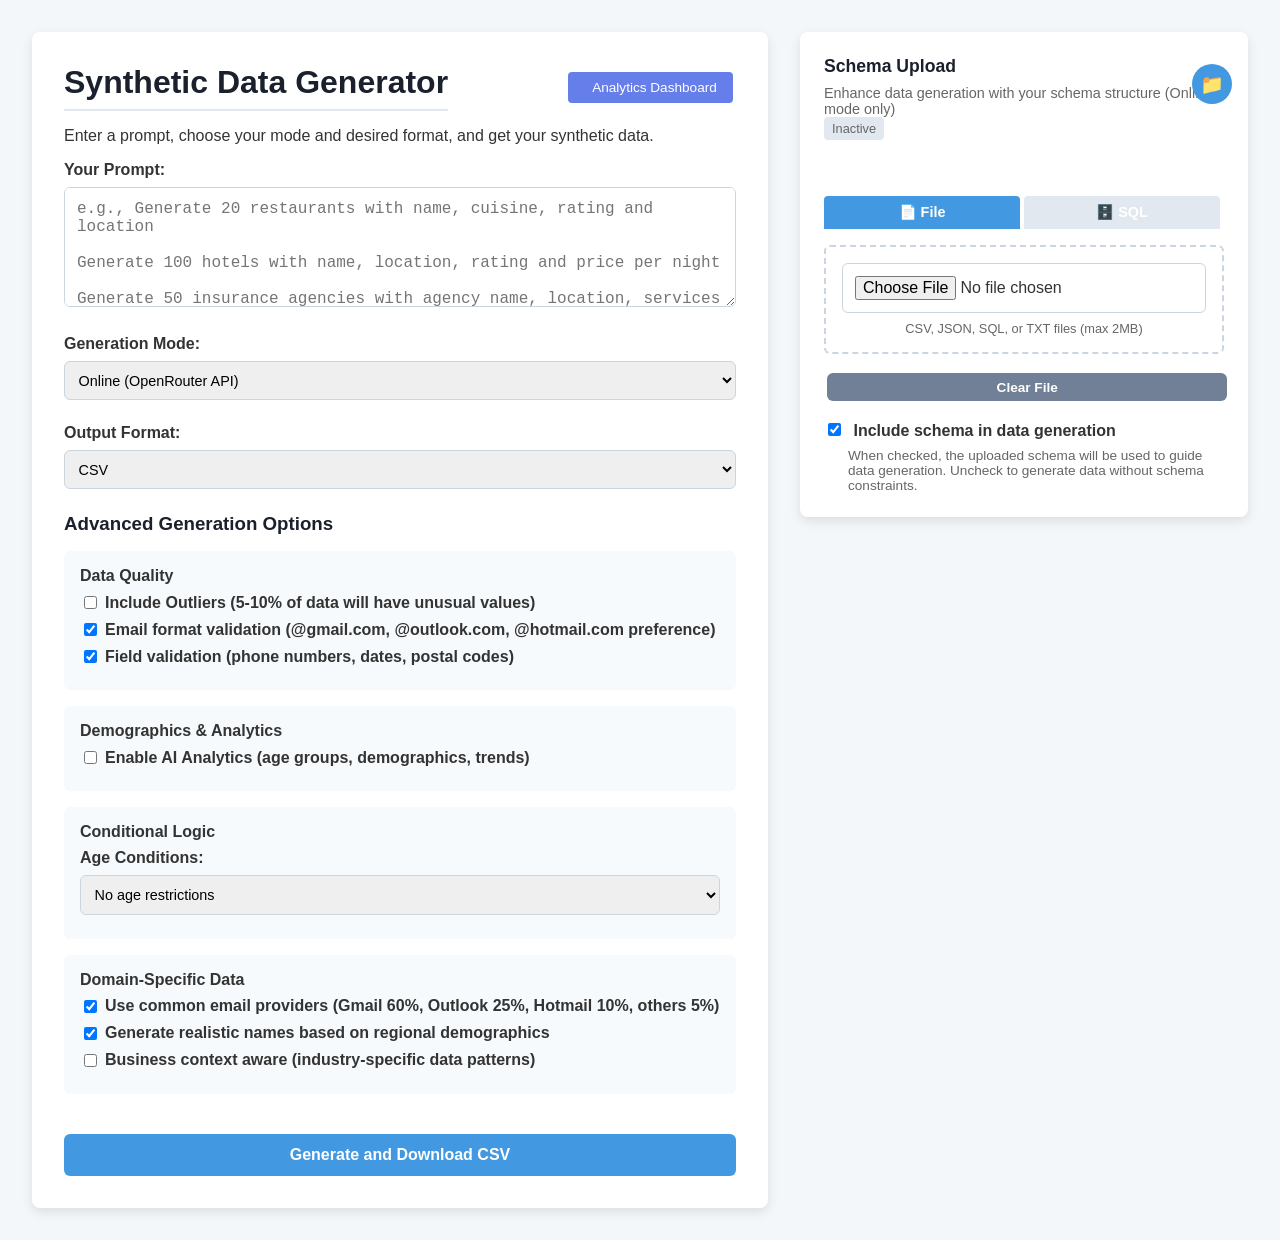
<file: templates/index.html>
<!DOCTYPE html>
<html lang="en">
<head>
    <meta charset="UTF-8">
    <meta name="viewport" content="width=device-width, initial-scale=1.0">
    <title>Synthetic Data Generator</title>
    <style>
        body { font-family:-apple-system,BlinkMacSystemFont,"Segoe UI",Roboto,Helvetica,Arial,sans-serif; margin:0; padding:2rem; background-color:#f4f7f9; color:#333; }
        .main-layout { display:flex; gap:2rem; max-width:1400px; margin:0 auto; }
        .container { flex:1; max-width:800px; background:#fff; padding:2rem; border-radius:8px; box-shadow:0 4px 12px rgba(0,0,0,0.1); }
        h1 { color:#1a202c; border-bottom:2px solid #e2e8f0; padding-bottom:0.5rem; margin-bottom:1.5rem; }
        .form-group { margin-bottom:1.5rem; }
        label { display:block; font-weight:600; margin-bottom:0.5rem; }
        textarea,select,button,input { width:100%; padding:0.75rem; border-radius:6px; border:1px solid #cbd5e0; font-size:1rem; box-sizing:border-box; }
        textarea { height:120px; resize:vertical; }
        button { background-color:#4299e1; color:#fff; border:none; cursor:pointer; font-weight:bold; transition:background-color 0.2s; margin-top:1rem; }
        button:hover { background-color:#2b6cb0; }
        button:disabled { background-color:#a0aec0; cursor:not-allowed; }
        .info { background-color:#e2e8f0; padding:1rem; border-radius:6px; font-size:0.9rem; margin-top:1.5rem; text-align:center; }
        
        /* Schema sidebar styles */
        .schema-sidebar { width:400px; background:#fff; border-radius:8px; box-shadow:0 4px 12px rgba(0,0,0,0.1); padding:1.5rem; height:fit-content; position:sticky; top:2rem; transition:all 0.3s ease; }
        .schema-sidebar.hidden { width:60px; padding:1rem; overflow:hidden; }
        .schema-toggle { position:absolute; top:1rem; right:1rem; background:#4299e1; color:white; border:none; padding:0.5rem; border-radius:50%; cursor:pointer; width:40px; height:40px; display:flex; align-items:center; justify-content:center; font-size:1.2rem; transition:background-color 0.2s; }
        .schema-toggle:hover { background:#2b6cb0; }
        .schema-content-wrapper { opacity:1; transition:opacity 0.3s ease; }
        .schema-sidebar.hidden .schema-content-wrapper { opacity:0; pointer-events:none; }
        .schema-header { margin-bottom:1.5rem; }
        .schema-header h3 { margin:0 0 0.5rem 0; color:#1a202c; font-size:1.1rem; }
        .schema-header p { margin:0; font-size:0.9rem; color:#666; }
        
        /* Schema upload styles */
        .schema-tabs { display:flex; margin-bottom:1rem; }
        .schema-tab { padding:0.5rem 1rem; background:#e2e8f0; border:none; border-radius:4px 4px 0 0; cursor:pointer; margin-right:0.25rem; font-size:0.9rem; }
        .schema-tab.active { background:#4299e1; color:white; }
        .schema-content { display:none; }
        .schema-content.active { display:block; }
        .file-input { border:2px dashed #cbd5e0; padding:1rem; text-align:center; margin-bottom:1rem; border-radius:6px; }
        .file-input input[type="file"] { margin-bottom:0.5rem; }
        .sql-form { display:grid; grid-template-columns:1fr; gap:0.75rem; margin-bottom:1rem; }
        .sql-form input,select { margin-bottom:0; font-size:0.9rem; padding:0.6rem; }
        .sql-row { display:grid; grid-template-columns:1fr 1fr; gap:0.5rem; }
        .btn-small { padding:0.4rem 0.8rem; font-size:0.85rem; margin:0.2rem; }
        .btn-secondary { background:#718096; }
        .btn-secondary:hover { background:#4a5568; }
        .tables-list { max-height:120px; overflow-y:auto; border:1px solid #cbd5e0; border-radius:4px; padding:0.5rem; margin-bottom:1rem; font-size:0.85rem; }
        .table-item { padding:0.25rem; cursor:pointer; border-radius:3px; }
        .table-item:hover { background:#f7fafc; }
        .table-item.selected { background:#bee3f8; }
        .schema-preview { background:#f7fafc; border:1px solid #cbd5e0; border-radius:4px; padding:0.75rem; max-height:150px; overflow-y:auto; font-family:monospace; font-size:0.75rem; margin-bottom:1rem; transition:opacity 0.3s, border-color 0.3s; }
        .schema-preview.enabled { border-color:#4299e1; opacity:1; }
        .schema-preview.disabled { border-color:#cbd5e0; opacity:0.6; }
        
        /* Status messages */
        .status { 
            padding: 0.75rem 1rem; 
            border-radius: 6px; 
            margin-bottom: 1rem; 
            font-weight: 500;
            border: 1px solid transparent;
            display: block;
        }
        .status.success { 
            background: #c6f6d5; 
            color: #22543d; 
            border-color: #68d391;
        }
        .status.error { 
            background: #fed7d7; 
            color: #c53030; 
            border-color: #fc8181;
        }
        .status.info { 
            background: #bee3f8; 
            color: #2a69ac; 
            border-color: #63b3ed;
        }
        
        /* Schema status indicator */
        .schema-status { display:inline-block; padding:0.25rem 0.5rem; border-radius:4px; font-size:0.8rem; margin-bottom:1rem; }
        .schema-status.active { background:#c6f6d5; color:#22543d; }
        .schema-status.inactive { background:#e2e8f0; color:#666; }
        
        /* Responsive design */
        @media (max-width: 1200px) {
            .main-layout { flex-direction:column; }
            .schema-sidebar { width:100%; position:relative; top:0; }
            .schema-sidebar.hidden { display:none; }
        }
    </style>
</head>
<body>
    <div class="main-layout">
        <!-- Main Content -->
        <div class="container">
            <div style="display: flex; justify-content: space-between; align-items: center; margin-bottom: 1rem;">
                <h1 style="margin: 0;">Synthetic Data Generator</h1>
                <a href="/analytics-dashboard" class="btn-small btn-secondary" style="text-decoration: none; color: white; padding: 0.5rem 1rem; border-radius: 4px; background: #667eea;">
                    <i class="fas fa-chart-line" style="margin-right: 0.5rem;"></i>Analytics Dashboard
                </a>
            </div>
            <p>Enter a prompt, choose your mode and desired format, and get your synthetic data.</p>

            <form id="data-form" method="POST" autocomplete="off" enctype="multipart/form-data">
                <div class="form-group">
                    <label for="prompt">Your Prompt:</label>
                    <textarea id="prompt" name="prompt"
                              placeholder="e.g., Generate 20 restaurants with name, cuisine, rating and location&#10;&#10;Generate 100 hotels with name, location, rating and price per night&#10;&#10;Generate 50 insurance agencies with agency name, location, services offered"
                              required></textarea>
                </div>

                <div class="form-group">
                    <label for="mode">Generation Mode:</label>
                    <select id="mode" name="mode">
                        <option value="online">Online (OpenRouter API)</option>
                        <option value="gemini">Gemini (Google AI Studio)</option>
                    </select>
                </div>

                <div class="form-group" id="template-group" style="display:none;">
                    <label for="template">Template Data (Optional):</label>
                    <textarea id="template" name="template"
                              placeholder="Provide 2-3 example rows to help the model understand your data structure:&#10;&#10;For Hotels (CSV):&#10;name,location,rating,price_per_night&#10;The Grand Palace Hotel,New York,4.5,250&#10;Ocean View Resort,Miami,4.2,180&#10;&#10;For Restaurants (JSON):&#10;{&quot;name&quot;: &quot;Crab Foods Restaurant&quot;, &quot;cuisine&quot;: &quot;Seafood&quot;, &quot;rating&quot;: 4.3, &quot;location&quot;: &quot;Boston&quot;}&#10;{&quot;name&quot;: &quot;Indian Spice Palace&quot;, &quot;cuisine&quot;: &quot;Indian&quot;, &quot;rating&quot;: 4.6, &quot;location&quot;: &quot;Chicago&quot;}"
                              style="height:120px;"></textarea>
                    <small style="color:#666; font-size:0.85rem;">
                        💡 Tip: Use specific business names like "Crab Foods", "Sea Breeze Cafe", "Golden Dragon Restaurant" to help the AI understand the domain better
                    </small>
                </div>

                <div class="form-group" id="format-group">
                    <label for="format">Output Format:</label>
                    <select id="format" name="format">
                        <option value="csv">CSV</option>
                        <option value="json">JSON</option>
                    </select>
                </div>

                <!-- Advanced Options for Online Mode -->
                <div class="form-group" id="advanced-options" style="display:none;">
                    <h3 style="margin-bottom:1rem; color:#1a202c;">Advanced Generation Options</h3>
                    
                    <!-- Data Quality & Outliers -->
                    <div style="background:#f7fafc; padding:1rem; border-radius:6px; margin-bottom:1rem;">
                        <h4 style="margin:0 0 0.5rem 0; font-size:1rem;">Data Quality</h4>
                        <label style="display:flex; align-items:center; margin-bottom:0.5rem;">
                            <input type="checkbox" id="include-outliers" name="include-outliers" style="width:auto; margin-right:0.5rem;">
                            Include Outliers (5-10% of data will have unusual values)
                        </label>
                        <label style="display:flex; align-items:center; margin-bottom:0.5rem;">
                            <input type="checkbox" id="email-validation" name="email-validation" style="width:auto; margin-right:0.5rem;" checked>
                            Email format validation (@gmail.com, @outlook.com, @hotmail.com preference)
                        </label>
                        <label style="display:flex; align-items:center;">
                            <input type="checkbox" id="data-validation" name="data-validation" style="width:auto; margin-right:0.5rem;" checked>
                            Field validation (phone numbers, dates, postal codes)
                        </label>
                    </div>

                    <!-- Demographics & Analytics -->
                    <div style="background:#f7fafc; padding:1rem; border-radius:6px; margin-bottom:1rem;">
                        <h4 style="margin:0 0 0.5rem 0; font-size:1rem;">Demographics & Analytics</h4>
                        <label style="display:flex; align-items:center; margin-bottom:0.5rem;">
                            <input type="checkbox" id="enable-analytics" name="enable-analytics" style="width:auto; margin-right:0.5rem;">
                            Enable AI Analytics (age groups, demographics, trends)
                        </label>
                        
                        <div id="analytics-options" style="display:none; margin-top:0.5rem; padding-left:1rem;">
                            <label for="age-distribution">Age Distribution:</label>
                            <select id="age-distribution" name="age-distribution" style="margin-bottom:0.5rem;">
                                <option value="balanced">Balanced (all age groups)</option>
                                <option value="gen-z">Gen-Z focused (18-26: 45%)</option>
                                <option value="millennials">Millennial focused (27-42: 40%)</option>
                                <option value="gen-x">Gen-X focused (43-58: 35%)</option>
                                <option value="boomers">Boomer focused (59+: 30%)</option>
                            </select>
                            
                            <label for="demographics-region">Regional Demographics:</label>
                            <select id="demographics-region" name="demographics-region" style="margin-bottom:0.5rem;">
                                <option value="global">Global mix</option>
                                <option value="north-america">North America focused</option>
                                <option value="europe">Europe focused</option>
                                <option value="asia-pacific">Asia-Pacific focused</option>
                                <option value="india">India focused</option>
                            </select>
                        </div>
                    </div>

                    <!-- Conditional Logic -->
                    <div style="background:#f7fafc; padding:1rem; border-radius:6px; margin-bottom:1rem;">
                        <h4 style="margin:0 0 0.5rem 0; font-size:1rem;">Conditional Logic</h4>
                        <label for="age-conditions">Age Conditions:</label>
                        <select id="age-conditions" name="age-conditions" style="margin-bottom:0.5rem;">
                            <option value="none">No age restrictions</option>
                            <option value="adults">Adults only (age > 18)</option>
                            <option value="young-adults">Young adults (18 < age < 30)</option>
                            <option value="working-age">Working age (25 < age < 65)</option>
                            <option value="seniors">Seniors (age > 60)</option>
                            <option value="custom">Custom range</option>
                        </select>
                        
                        <div id="custom-age-range" style="display:none; margin-top:0.5rem;">
                            <div style="display:flex; gap:0.5rem;">
                                <input type="number" id="min-age" name="min-age" placeholder="Min age" style="width:50%;">
                                <input type="number" id="max-age" name="max-age" placeholder="Max age" style="width:50%;">
                            </div>
                        </div>
                    </div>

                    <!-- Domain-Specific Options -->
                    <div style="background:#f7fafc; padding:1rem; border-radius:6px;">
                        <h4 style="margin:0 0 0.5rem 0; font-size:1rem;">Domain-Specific Data</h4>
                        <label style="display:flex; align-items:center; margin-bottom:0.5rem;">
                            <input type="checkbox" id="common-emails" name="common-emails" style="width:auto; margin-right:0.5rem;" checked>
                            Use common email providers (Gmail 60%, Outlook 25%, Hotmail 10%, others 5%)
                        </label>
                        <label style="display:flex; align-items:center; margin-bottom:0.5rem;">
                            <input type="checkbox" id="realistic-names" name="realistic-names" style="width:auto; margin-right:0.5rem;" checked>
                            Generate realistic names based on regional demographics
                        </label>
                        <label style="display:flex; align-items:center;">
                            <input type="checkbox" id="business-context" name="business-context" style="width:auto; margin-right:0.5rem;">
                            Business context aware (industry-specific data patterns)
                        </label>
                    </div>
                </div>

                <!-- Hidden input for schema context -->
                <input type="hidden" id="schema-context" name="schema-context" value="">

                <button id="submit-btn" type="submit">
                    Generate and Download CSV
                </button>
            </form>

            <div id="status" class="info" style="display:none;"></div>
        </div>

        <!-- Schema Upload Sidebar -->
        <div class="schema-sidebar" id="schema-sidebar">
            <button class="schema-toggle" onclick="toggleSchemaSidebar()">📁</button>
            
            <div class="schema-content-wrapper">
                <div class="schema-header">
                    <h3>Schema Upload</h3>
                    <p>Enhance data generation with your schema structure (Online mode only)</p>
                    <div id="schema-status" class="schema-status inactive">Inactive</div>
                </div>
                
                <div class="schema-tabs">
                    <button class="schema-tab active" onclick="switchSchemaTab('file')">📄 File</button>
                    <button class="schema-tab" onclick="switchSchemaTab('sql')">🗄️ SQL</button>
                </div>
                
                <!-- File Upload Tab -->
                <div class="schema-content active" id="schema-file">
                    <div class="file-input">
                        <input type="file" id="schema-file-input" accept=".csv,.json,.sql,.txt">
                        <p style="margin:0; font-size:0.8rem; color:#666;">
                            CSV, JSON, SQL, or TXT files (max 2MB)
                        </p>
                    </div>
                    <button type="button" class="btn-small btn-secondary" onclick="clearFileSchema()">Clear File</button>
                </div>
                
                <!-- SQL Server Tab -->
                <div class="schema-content" id="schema-sql">
                    <div class="sql-form">
                        <div class="sql-row">
                            <input type="text" id="sql-server" placeholder="Server" />
                            <input type="text" id="sql-database" placeholder="Database" />
                        </div>
                        <input type="text" id="sql-schema" placeholder="Schema (default: dbo)" value="dbo" />
                        <select id="sql-auth-type">
                            <option value="windows">Windows Auth</option>
                            <option value="sql">SQL Auth</option>
                        </select>
                        <input type="text" id="sql-username" placeholder="Username" style="display:none;" />
                        <input type="password" id="sql-password" placeholder="Password" style="display:none;" />
                    </div>
                    
                    <div style="margin-bottom:1rem;">
                        <button type="button" class="btn-small btn-secondary" onclick="testSqlConnection()">🔌 Test</button>
                        <button type="button" class="btn-small btn-secondary" onclick="loadSqlTables()">📋 Tables</button>
                        <button type="button" class="btn-small btn-secondary" onclick="generateSqlSchema()">✨ Schema</button>
                        <button type="button" class="btn-small btn-secondary" onclick="clearSqlSchema()">🗑️ Clear</button>
                    </div>
                    
                    <div class="tables-list" id="sql-tables-list" style="display:none;">
                        <p style="margin:0 0 0.5rem 0; font-weight:600; font-size:0.85rem;">Select tables:</p>
                    </div>
                    
                    <label style="font-size:0.8rem;">
                        <input type="checkbox" id="include-sample-data" style="width:auto; margin-right:0.5rem;">
                        Include sample data
                    </label>
                </div>
                
                <!-- Schema Preview -->
                <div id="schema-preview" class="schema-preview" style="display:none;">
                    <strong style="font-size:0.85rem;">Schema Preview:</strong><br>
                    <div id="schema-preview-content"></div>
                </div>
                
                <!-- Include Schema Checkbox -->
                <div style="margin-top:1rem;">
                    <label>
                        <input type="checkbox" id="include-schema" style="width:auto; margin-right:0.5rem;" checked>
                        <strong>Include schema in data generation</strong>
                    </label>
                    <p style="margin:0.5rem 0 0 1.5rem; font-size:0.85rem; color:#666;">
                        When checked, the uploaded schema will be used to guide data generation. 
                        Uncheck to generate data without schema constraints.
                    </p>
                </div>
            </div>
        </div>
    </div>

    <script>
        const modeSelect = document.getElementById('mode');
        const formatSelect = document.getElementById('format');
        const formatGroup = document.getElementById('format-group');
        const templateGroup = document.getElementById('template-group');
        const advancedOptions = document.getElementById('advanced-options');
        const submitBtn = document.getElementById('submit-btn');
        const form = document.getElementById('data-form');
        const statusDiv = document.getElementById('status');
        const schemaSidebar = document.getElementById('schema-sidebar');
        const schemaStatus = document.getElementById('schema-status');
        const sqlAuthType = document.getElementById('sql-auth-type');
        const sqlUsername = document.getElementById('sql-username');
        const sqlPassword = document.getElementById('sql-password');
        const includeSchemaCheckbox = document.getElementById('include-schema');
        const enableAnalytics = document.getElementById('enable-analytics');
        const analyticsOptions = document.getElementById('analytics-options');
        const ageConditions = document.getElementById('age-conditions');
        const customAgeRange = document.getElementById('custom-age-range');

        let downloadTimeout = null;
        let unlockTimeout = null;
        let currentSchemaContext = "";
        let selectedTables = [];
        let sidebarCollapsed = false;

        function updateFormState() {
            const format = formatSelect.value;

            // Always show schema sidebar and advanced options (online mode only)
            schemaSidebar.style.display = 'block';
            templateGroup.style.display = 'none';
            advancedOptions.style.display = 'block';
            updateSchemaStatus();

            formatSelect.disabled = false;
            formatGroup.style.opacity = '1';
            submitBtn.textContent = `Generate and Download ${format.toUpperCase()}`;
        }

        function toggleSchemaSidebar() {
            sidebarCollapsed = !sidebarCollapsed;
            schemaSidebar.classList.toggle('hidden', sidebarCollapsed);
            
            const toggleBtn = document.querySelector('.schema-toggle');
            toggleBtn.textContent = sidebarCollapsed ? '📁' : '✖';
            toggleBtn.title = sidebarCollapsed ? 'Expand Schema Panel' : 'Collapse Schema Panel';
        }

        function updateSchemaStatus() {
            const schemaPreview = document.getElementById('schema-preview');
            
            if (currentSchemaContext) {
                schemaStatus.textContent = 'Active';
                schemaStatus.className = 'schema-status active';
                
                // Update schema preview styling based on checkbox state
                if (schemaPreview.style.display !== 'none') {
                    if (includeSchemaCheckbox.checked) {
                        schemaPreview.className = 'schema-preview enabled';
                    } else {
                        schemaPreview.className = 'schema-preview disabled';
                    }
                }
            } else {
                schemaStatus.textContent = 'Inactive';
                schemaStatus.className = 'schema-status inactive';
                schemaPreview.className = 'schema-preview';
            }
        }

        function switchSchemaTab(tab) {
            // Update tab buttons
            document.querySelectorAll('.schema-tab').forEach(t => t.classList.remove('active'));
            document.querySelector(`button[onclick="switchSchemaTab('${tab}')"]`).classList.add('active');
            
            // Update content
            document.querySelectorAll('.schema-content').forEach(c => c.classList.remove('active'));
            document.getElementById(`schema-${tab}`).classList.add('active');
            
            // Clear schema context when switching tabs
            clearSchemaPreview();
        }

        function clearSchemaPreview() {
            currentSchemaContext = "";
            document.getElementById('schema-context').value = "";
            document.getElementById('schema-preview').style.display = 'none';
            updateSchemaStatus();
        }

        function showSchemaPreview(context) {
            currentSchemaContext = context;
            document.getElementById('schema-context').value = context;
            document.getElementById('schema-preview-content').textContent = context.substring(0, 400) + (context.length > 400 ? '...' : '');
            document.getElementById('schema-preview').style.display = 'block';
            updateSchemaStatus();
        }

        // File upload handling
        document.getElementById('schema-file-input').addEventListener('change', function(e) {
            const file = e.target.files[0];
            if (!file) return;
            
            // Validate file
            const allowedTypes = ['text/csv', 'application/json', 'text/plain', 'application/sql'];
            const allowedExts = ['.csv', '.json', '.sql', '.txt'];
            const fileExt = '.' + file.name.split('.').pop().toLowerCase();
            
            if (!allowedExts.includes(fileExt)) {
                alert('Please upload CSV, JSON, SQL, or TXT files only.');
                e.target.value = '';
                return;
            }
            
            if (file.size > 2 * 1024 * 1024) {
                alert('File size must be less than 2MB.');
                e.target.value = '';
                return;
            }
            
            // Read and preview file
            const reader = new FileReader();
            reader.onload = function(e) {
                const content = e.target.result;
                let context = `File: ${file.name}\n\n${content}`;
                showSchemaPreview(context);
            };
            reader.readAsText(file);
        });

        function clearFileSchema() {
            document.getElementById('schema-file-input').value = '';
            clearSchemaPreview();
        }

        // SQL Server handling
        sqlAuthType.addEventListener('change', function() {
            const isSQL = this.value === 'sql';
            sqlUsername.style.display = isSQL ? 'block' : 'none';
            sqlPassword.style.display = isSQL ? 'block' : 'none';
        });

        async function testSqlConnection() {
            const server = document.getElementById('sql-server').value || '';
            const database = document.getElementById('sql-database').value || '';
            const useWindowsAuth = sqlAuthType.value === 'windows';
            const username = sqlUsername.value || '';
            const password = sqlPassword.value || '';
            
            // Validate inputs
            if (!server.trim() || !database.trim()) {
                alert('Please enter server and database name.');
                return;
            }
            
            // Prepare data
            const requestData = {
                server: server.trim(),
                database: database.trim(),
                use_windows_auth: useWindowsAuth
            };
            
            // Only add username/password if using SQL Server auth
            if (!useWindowsAuth) {
                if (!username.trim() || !password.trim()) {
                    alert('Please enter username and password for SQL Server authentication.');
                    return;
                }
                requestData.username = username.trim();
                requestData.password = password.trim();
            }
            
            try {
                statusDiv.textContent = 'Testing SQL Server connection...';
                statusDiv.style.display = 'block';
                statusDiv.style.backgroundColor = '#e2e8f0';
                statusDiv.style.color = '#333';
                
                console.log('Testing SQL connection with:', requestData);
                
                const response = await fetch('/api/sql-server/test-connection', {
                    method: 'POST',
                    headers: { 'Content-Type': 'application/json' },
                    body: JSON.stringify(requestData)
                });
                
                const data = await response.json();
                console.log('SQL connection test response:', data);
                
                if (data.success) {
                    statusDiv.textContent = '✅ Connection successful! ' + data.message;
                    statusDiv.style.backgroundColor = '#c6f6d5';
                    statusDiv.style.color = '#22543d';
                } else {
                    statusDiv.textContent = '❌ Connection failed: ' + data.error;
                    statusDiv.style.backgroundColor = '#fed7d7';
                    statusDiv.style.color = '#c53030';
                }
                
                setTimeout(() => {
                    statusDiv.style.display = 'none';
                    statusDiv.style.backgroundColor = '#e2e8f0';
                    statusDiv.style.color = '#333';
                }, 5000);
                
            } catch (error) {
                console.error('SQL connection test error:', error);
                statusDiv.textContent = '❌ Error: ' + error.message;
                statusDiv.style.backgroundColor = '#fed7d7';
                statusDiv.style.color = '#c53030';
                statusDiv.style.display = 'block';
            }
        }

        async function loadSqlTables() {
            const server = document.getElementById('sql-server').value || '';
            const database = document.getElementById('sql-database').value || '';
            const schemaName = document.getElementById('sql-schema').value || 'dbo';
            const useWindowsAuth = sqlAuthType.value === 'windows';
            const username = sqlUsername.value || '';
            const password = sqlPassword.value || '';
            
            if (!server.trim() || !database.trim()) {
                alert('Please enter server and database name.');
                return;
            }
            
            // Prepare data
            const requestData = {
                server: server.trim(),
                database: database.trim(),
                schema_name: schemaName.trim(),
                use_windows_auth: useWindowsAuth
            };
            
            // Only add username/password if using SQL Server auth
            if (!useWindowsAuth) {
                if (!username.trim() || !password.trim()) {
                    alert('Please enter username and password for SQL Server authentication.');
                    return;
                }
                requestData.username = username.trim();
                requestData.password = password.trim();
            }
            
            try {
                statusDiv.textContent = 'Loading tables...';
                statusDiv.style.display = 'block';
                statusDiv.style.backgroundColor = '#e2e8f0';
                statusDiv.style.color = '#333';
                
                console.log('Loading SQL tables with:', requestData);
                
                const response = await fetch('/api/sql-server/tables', {
                    method: 'POST',
                    headers: { 'Content-Type': 'application/json' },
                    body: JSON.stringify(requestData)
                });
                
                const data = await response.json();
                console.log('SQL tables response:', data);
                
                if (data.success) {
                    displayTables(data.tables);
                    statusDiv.textContent = `✅ Loaded ${data.tables.length} tables`;
                    statusDiv.style.backgroundColor = '#c6f6d5';
                    statusDiv.style.color = '#22543d';
                } else {
                    statusDiv.textContent = '❌ Failed to load tables: ' + data.error;
                    statusDiv.style.backgroundColor = '#fed7d7';
                    statusDiv.style.color = '#c53030';
                }
                
                setTimeout(() => {
                    statusDiv.style.display = 'none';
                    statusDiv.style.backgroundColor = '#e2e8f0';
                    statusDiv.style.color = '#333';
                }, 3000);
                
            } catch (error) {
                console.error('SQL tables loading error:', error);
                statusDiv.textContent = '❌ Error loading tables: ' + error.message;
                statusDiv.style.backgroundColor = '#fed7d7';
                statusDiv.style.color = '#c53030';
                statusDiv.style.display = 'block';
            }
        }

        function displayTables(tables) {
            const tablesList = document.getElementById('sql-tables-list');
            tablesList.innerHTML = '<p style="margin:0 0 0.5rem 0; font-weight:600;">Select tables:</p>';
            
            tables.forEach(table => {
                const div = document.createElement('div');
                div.className = 'table-item';
                div.textContent = table;
                div.onclick = () => toggleTableSelection(div, table);
                tablesList.appendChild(div);
            });
            
            tablesList.style.display = 'block';
            selectedTables = [];
        }

        function toggleTableSelection(element, tableName) {
            element.classList.toggle('selected');
            
            if (selectedTables.includes(tableName)) {
                selectedTables = selectedTables.filter(t => t !== tableName);
            } else {
                selectedTables.push(tableName);
            }
        }

        async function generateSqlSchema() {
            if (selectedTables.length === 0) {
                alert('Please select at least one table.');
                return;
            }
            
            const server = document.getElementById('sql-server').value || '';
            const database = document.getElementById('sql-database').value || '';
            const schemaName = document.getElementById('sql-schema').value || 'dbo';
            const useWindowsAuth = sqlAuthType.value === 'windows';
            const username = sqlUsername.value || '';
            const password = sqlPassword.value || '';
            const includeSampleData = document.getElementById('include-sample-data').checked;
            
            if (!server.trim() || !database.trim()) {
                alert('Please enter server and database name.');
                return;
            }
            
            // Prepare data
            const requestData = {
                server: server.trim(),
                database: database.trim(),
                schema_name: schemaName.trim(),
                tables: selectedTables,
                include_sample_data: includeSampleData,
                use_windows_auth: useWindowsAuth
            };
            
            // Only add username/password if using SQL Server auth
            if (!useWindowsAuth) {
                if (!username.trim() || !password.trim()) {
                    alert('Please enter username and password for SQL Server authentication.');
                    return;
                }
                requestData.username = username.trim();
                requestData.password = password.trim();
            }
            
            try {
                statusDiv.textContent = 'Generating schema context...';
                statusDiv.style.display = 'block';
                statusDiv.style.backgroundColor = '#e2e8f0';
                statusDiv.style.color = '#333';
                
                console.log('Generating SQL schema with:', requestData);
                
                const response = await fetch('/api/sql-server/schema', {
                    method: 'POST',
                    headers: { 'Content-Type': 'application/json' },
                    body: JSON.stringify(requestData)
                });
                
                const data = await response.json();
                console.log('SQL schema generation response:', data);
                
                if (data.success) {
                    showSchemaPreview(data.schema_context);
                    statusDiv.textContent = '✅ Schema context generated successfully!';
                    statusDiv.style.backgroundColor = '#c6f6d5';
                    statusDiv.style.color = '#22543d';
                } else {
                    statusDiv.textContent = '❌ Schema generation failed: ' + data.error;
                    statusDiv.style.backgroundColor = '#fed7d7';
                    statusDiv.style.color = '#c53030';
                }
                
                setTimeout(() => {
                    statusDiv.style.display = 'none';
                    statusDiv.style.backgroundColor = '#e2e8f0';
                    statusDiv.style.color = '#333';
                }, 3000);
                
            } catch (error) {
                console.error('SQL schema generation error:', error);
                statusDiv.textContent = '❌ Error: ' + error.message;
                statusDiv.style.backgroundColor = '#fed7d7';
                statusDiv.style.color = '#c53030';
                statusDiv.style.display = 'block';
            }
        }

        function clearSqlSchema() {
            document.getElementById('sql-tables-list').style.display = 'none';
            selectedTables = [];
            clearSchemaPreview();
        }

        function displayAnalytics(analytics) {
            // Create or update analytics display section
            let analyticsDiv = document.getElementById('analytics-display');
            if (!analyticsDiv) {
                analyticsDiv = document.createElement('div');
                analyticsDiv.id = 'analytics-display';
                analyticsDiv.style.cssText = `
                    background: #f0f9ff;
                    border: 2px solid #0ea5e9;
                    border-radius: 8px;
                    padding: 1.5rem;
                    margin-top: 1.5rem;
                    font-family: monospace;
                `;
                document.querySelector('.container').appendChild(analyticsDiv);
            }
            
            let content = '<h3 style="margin:0 0 1rem 0; color:#0369a1;">📊 Julius AI Analytics Report</h3>';
            
            // Total records
            content += `<p><strong>Total Records:</strong> ${analytics.total_records}</p>`;
            
            // Demographics analysis
            if (analytics.demographic_analysis && analytics.demographic_analysis.age_distribution) {
                content += '<h4 style="margin:1rem 0 0.5rem 0; color:#0369a1;">Age Distribution:</h4>';
                for (const [group, percentage] of Object.entries(analytics.demographic_analysis.age_distribution)) {
                    content += `<div style="margin:0.25rem 0;">• ${group}: ${percentage}%</div>`;
                }
            }
            
            // Email providers
            if (analytics.data_quality_metrics && analytics.data_quality_metrics.email_providers) {
                content += '<h4 style="margin:1rem 0 0.5rem 0; color:#0369a1;">Email Providers:</h4>';
                for (const [provider, percentage] of Object.entries(analytics.data_quality_metrics.email_providers)) {
                    content += `<div style="margin:0.25rem 0;">• ${provider}: ${percentage}%</div>`;
                }
            }
            
            // Field completeness
            if (analytics.field_analysis && analytics.field_analysis.completeness) {
                content += '<h4 style="margin:1rem 0 0.5rem 0; color:#0369a1;">Field Completeness:</h4>';
                for (const [field, percentage] of Object.entries(analytics.field_analysis.completeness)) {
                    const color = percentage >= 90 ? 'green' : percentage >= 70 ? 'orange' : 'red';
                    content += `<div style="margin:0.25rem 0;">• ${field}: <span style="color:${color};">${percentage}%</span></div>`;
                }
            }
            
            // Outliers
            if (analytics.data_quality_metrics && analytics.data_quality_metrics.outliers && analytics.data_quality_metrics.outliers.length > 0) {
                content += '<h4 style="margin:1rem 0 0.5rem 0; color:#0369a1;">Outliers Detected:</h4>';
                for (const outlier of analytics.data_quality_metrics.outliers) {
                    content += `<div style="margin:0.25rem 0;">• ${outlier.field}: ${outlier.outlier_count} outliers (${outlier.outlier_percentage}%)</div>`;
                }
            }
            
            // Generation timestamp
            const timestamp = new Date(analytics.generation_timestamp).toLocaleString();
            content += `<p style="margin-top:1rem; font-size:0.9rem; color:#666;">Generated: ${timestamp}</p>`;
            
            analyticsDiv.innerHTML = content;
            
            // Auto-hide after 15 seconds
            setTimeout(() => {
                if (analyticsDiv && analyticsDiv.parentNode) {
                    analyticsDiv.style.opacity = '0.7';
                }
            }, 15000);
        }

        function unlockButton() {
            const format = formatSelect.value;
            submitBtn.disabled = false;
            submitBtn.textContent = `Generate and Download ${format.toUpperCase()}`;
            statusDiv.style.display = 'none';
            
            console.log('DEBUG: unlockButton() - Button unlocked, format:', format);
            
            // Clear any existing timeouts
            if (downloadTimeout) {
                clearTimeout(downloadTimeout);
                downloadTimeout = null;
            }
            if (unlockTimeout) {
                clearTimeout(unlockTimeout);
                unlockTimeout = null;
            }
        }

        function triggerDownload(url) {
            console.log('DEBUG: triggerDownload() - Starting download from:', url);
            
            // Create hidden iframe for download detection
            const iframe = document.createElement('iframe');
            iframe.style.display = 'none';
            iframe.src = url;
            document.body.appendChild(iframe);
            
            // Set a timer to unlock after download should have started
            setTimeout(() => {
                console.log('DEBUG: triggerDownload() - Download should have started, unlocking button');
                unlockButton();
                statusDiv.textContent = 'Download completed. You can generate more data.';
                statusDiv.style.display = 'block';
                setTimeout(() => statusDiv.style.display = 'none', 3000);
                
                // Clean up iframe
                document.body.removeChild(iframe);
            }, 2000);
        }

        // Event listeners
        modeSelect.addEventListener('change', updateFormState);
        formatSelect.addEventListener('change', updateFormState);
        
        // Add event listener for schema checkbox
        includeSchemaCheckbox.addEventListener('change', updateSchemaStatus);

        // Add event listeners for new advanced options
        enableAnalytics.addEventListener('change', function() {
            analyticsOptions.style.display = this.checked ? 'block' : 'none';
        });

        ageConditions.addEventListener('change', function() {
            customAgeRange.style.display = this.value === 'custom' ? 'block' : 'none';
        });

        form.addEventListener('submit', function(e) {
            const mode = modeSelect.value;
            const format = formatSelect.value;
            
            e.preventDefault();
            submitBtn.disabled = true;
            submitBtn.textContent = 'Generating... Please wait';
            statusDiv.textContent = 'Generating your data. Download will start automatically.';
            statusDiv.style.display = 'block';

            console.log(`DEBUG: ${mode} mode - Starting API call`);
            const prompt = document.getElementById('prompt').value;
            const template = document.getElementById('template').value;
            const includeSchema = document.getElementById('include-schema').checked;
            
            // Clean prompt for filename (keep original for generation)
            const cleanPrompt = prompt.length > 50 ? prompt.substring(0, 50) : prompt;
            
            // Prepare request data
            let requestData = {
                prompt: prompt,
                template: template,
                mode: mode,
                format: format,
                clean_prompt: cleanPrompt
            };
            
            // Add advanced options for online and gemini modes
            if (mode === 'online' || mode === 'gemini') {
                requestData.advanced_options = {
                    include_outliers: document.getElementById('include-outliers').checked,
                    email_validation: document.getElementById('email-validation').checked,
                    data_validation: document.getElementById('data-validation').checked,
                    enable_analytics: document.getElementById('enable-analytics').checked,
                    age_distribution: document.getElementById('age-distribution').value,
                    demographics_region: document.getElementById('demographics-region').value,
                    age_conditions: document.getElementById('age-conditions').value,
                    min_age: document.getElementById('min-age').value || null,
                    max_age: document.getElementById('max-age').value || null,
                    common_emails: document.getElementById('common-emails').checked,
                    realistic_names: document.getElementById('realistic-names').checked,
                    business_context: document.getElementById('business-context').checked
                };
                
                console.log('DEBUG: Advanced options for', mode, ':', requestData.advanced_options);
            }
            
            // Add schema context if available AND checkbox is checked
            if (currentSchemaContext && includeSchema) {
                requestData.sql_schema_context = currentSchemaContext;
                console.log('DEBUG: Including schema context in request, length:', currentSchemaContext.length);
            } else if (currentSchemaContext && !includeSchema) {
                console.log('DEBUG: Schema available but not included (checkbox unchecked)');
            } else {
                console.log('DEBUG: No schema context available');
            }
            
            fetch('/api/generate', {
                method: 'POST',
                headers: { 'Content-Type': 'application/json' },
                body: JSON.stringify(requestData)
            })
            .then(response => {
                console.log(`DEBUG: ${mode} mode - API response received, status:`, response.status);
                if (!response.ok) {
                    throw new Error(`HTTP ${response.status}: ${response.statusText}`);
                }
                return response.json();
            })
            .then(data => {
                console.log(`DEBUG: ${mode} mode - API response data:`, data);
                if (data.success && data.filename) {
                    statusDiv.textContent = 'Download starting...';
                    
                    // Show analytics if available
                    if (data.analytics && (mode === 'online' || mode === 'gemini')) {
                        displayAnalytics(data.analytics);
                    }
                    
                    // Handle main data file download
                    const downloadUrl = '/download/' + encodeURIComponent(data.filename);
                    console.log(`DEBUG: ${mode} mode - Triggering data download:`, downloadUrl);
                    triggerDownload(downloadUrl);
                    
                    // Handle analytics file download if available
                    if (data.analytics_file) {
                        console.log(`DEBUG: ${mode} mode - Analytics file available:`, data.analytics_file);
                        setTimeout(() => {
                            const analyticsDownloadUrl = '/download/' + encodeURIComponent(data.analytics_file);
                            console.log(`DEBUG: ${mode} mode - Triggering analytics download:`, analyticsDownloadUrl);
                            triggerDownload(analyticsDownloadUrl);
                            
                            // Update status to show both files downloaded
                            statusDiv.textContent = 'Data and Analytics files downloaded!';
                            statusDiv.style.backgroundColor = '#c6f6d5';
                            statusDiv.style.color = '#22543d';
                        }, 1000); // Small delay to prevent browser blocking multiple downloads
                    }
                } else {
                    throw new Error(data.error || 'Unknown server error');
                }
            })
            .catch(err => {
                console.error(`DEBUG: ${mode} mode - Generation failed:`, err);
                statusDiv.textContent = 'Error: ' + err.message;
                statusDiv.style.backgroundColor = '#fed7d7';
                statusDiv.style.color = '#c53030';
                unlockButton();
                
                // Reset error styling after delay
                setTimeout(() => {
                    statusDiv.style.backgroundColor = '#e2e8f0';
                    statusDiv.style.color = '#333';
                }, 5000);
            });
        });

        // Handle beforeunload (user navigating away) - clean up any timeouts
        window.addEventListener('beforeunload', function() {
            if (downloadTimeout) clearTimeout(downloadTimeout);
            if (unlockTimeout) clearTimeout(unlockTimeout);
        });

        // Initialize form on page load
        document.addEventListener('DOMContentLoaded', function() {
            updateFormState();
            unlockButton();
        });
    </script>
</body>
</html>
</file>
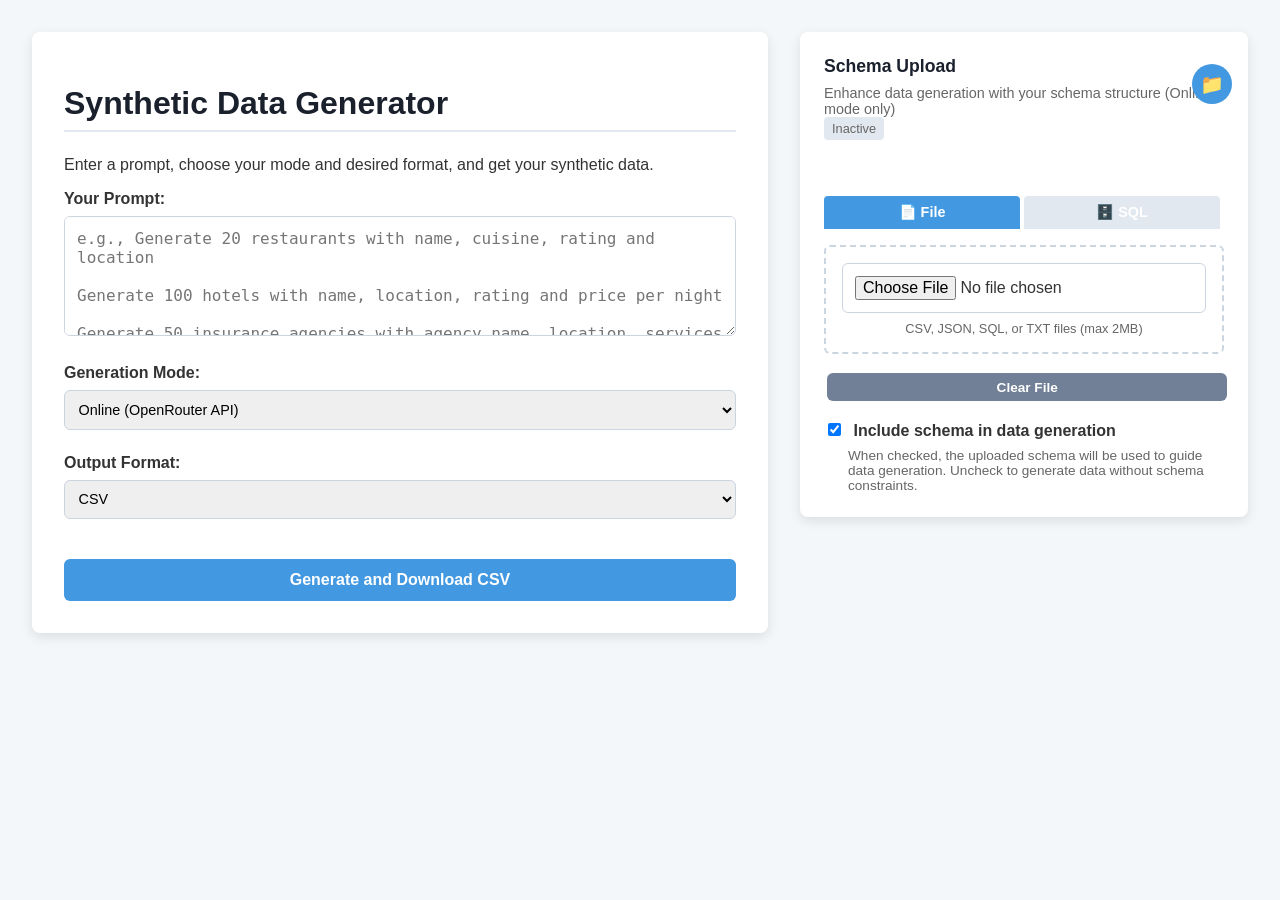
<file: templates/index copy.html>
<!DOCTYPE html>
<html lang="en">
<head>
    <meta charset="UTF-8">
    <meta name="viewport" content="width=device-width, initial-scale=1.0">
    <title>Synthetic Data Generator</title>
    <style>
        body { font-family:-apple-system,BlinkMacSystemFont,"Segoe UI",Roboto,Helvetica,Arial,sans-serif; margin:0; padding:2rem; background-color:#f4f7f9; color:#333; }
        .main-layout { display:flex; gap:2rem; max-width:1400px; margin:0 auto; }
        .container { flex:1; max-width:800px; background:#fff; padding:2rem; border-radius:8px; box-shadow:0 4px 12px rgba(0,0,0,0.1); }
        h1 { color:#1a202c; border-bottom:2px solid #e2e8f0; padding-bottom:0.5rem; margin-bottom:1.5rem; }
        .form-group { margin-bottom:1.5rem; }
        label { display:block; font-weight:600; margin-bottom:0.5rem; }
        textarea,select,button,input { width:100%; padding:0.75rem; border-radius:6px; border:1px solid #cbd5e0; font-size:1rem; box-sizing:border-box; }
        textarea { height:120px; resize:vertical; }
        button { background-color:#4299e1; color:#fff; border:none; cursor:pointer; font-weight:bold; transition:background-color 0.2s; margin-top:1rem; }
        button:hover { background-color:#2b6cb0; }
        button:disabled { background-color:#a0aec0; cursor:not-allowed; }
        .info { background-color:#e2e8f0; padding:1rem; border-radius:6px; font-size:0.9rem; margin-top:1.5rem; text-align:center; }
        
        /* Schema sidebar styles */
        .schema-sidebar { width:400px; background:#fff; border-radius:8px; box-shadow:0 4px 12px rgba(0,0,0,0.1); padding:1.5rem; height:fit-content; position:sticky; top:2rem; transition:all 0.3s ease; }
        .schema-sidebar.hidden { width:60px; padding:1rem; overflow:hidden; }
        .schema-toggle { position:absolute; top:1rem; right:1rem; background:#4299e1; color:white; border:none; padding:0.5rem; border-radius:50%; cursor:pointer; width:40px; height:40px; display:flex; align-items:center; justify-content:center; font-size:1.2rem; transition:background-color 0.2s; }
        .schema-toggle:hover { background:#2b6cb0; }
        .schema-content-wrapper { opacity:1; transition:opacity 0.3s ease; }
        .schema-sidebar.hidden .schema-content-wrapper { opacity:0; pointer-events:none; }
        .schema-header { margin-bottom:1.5rem; }
        .schema-header h3 { margin:0 0 0.5rem 0; color:#1a202c; font-size:1.1rem; }
        .schema-header p { margin:0; font-size:0.9rem; color:#666; }
        
        /* Schema upload styles */
        .schema-tabs { display:flex; margin-bottom:1rem; }
        .schema-tab { padding:0.5rem 1rem; background:#e2e8f0; border:none; border-radius:4px 4px 0 0; cursor:pointer; margin-right:0.25rem; font-size:0.9rem; }
        .schema-tab.active { background:#4299e1; color:white; }
        .schema-content { display:none; }
        .schema-content.active { display:block; }
        .file-input { border:2px dashed #cbd5e0; padding:1rem; text-align:center; margin-bottom:1rem; border-radius:6px; }
        .file-input input[type="file"] { margin-bottom:0.5rem; }
        .sql-form { display:grid; grid-template-columns:1fr; gap:0.75rem; margin-bottom:1rem; }
        .sql-form input,select { margin-bottom:0; font-size:0.9rem; padding:0.6rem; }
        .sql-row { display:grid; grid-template-columns:1fr 1fr; gap:0.5rem; }
        .btn-small { padding:0.4rem 0.8rem; font-size:0.85rem; margin:0.2rem; }
        .btn-secondary { background:#718096; }
        .btn-secondary:hover { background:#4a5568; }
        .tables-list { max-height:120px; overflow-y:auto; border:1px solid #cbd5e0; border-radius:4px; padding:0.5rem; margin-bottom:1rem; font-size:0.85rem; }
        .table-item { padding:0.25rem; cursor:pointer; border-radius:3px; }
        .table-item:hover { background:#f7fafc; }
        .table-item.selected { background:#bee3f8; }
        .schema-preview { background:#f7fafc; border:1px solid #cbd5e0; border-radius:4px; padding:0.75rem; max-height:150px; overflow-y:auto; font-family:monospace; font-size:0.75rem; margin-bottom:1rem; transition:opacity 0.3s, border-color 0.3s; }
        .schema-preview.enabled { border-color:#4299e1; opacity:1; }
        .schema-preview.disabled { border-color:#cbd5e0; opacity:0.6; }
        
        /* Status indicator */
        .schema-status { display:inline-block; padding:0.25rem 0.5rem; border-radius:4px; font-size:0.8rem; margin-bottom:1rem; }
        .schema-status.active { background:#c6f6d5; color:#22543d; }
        .schema-status.inactive { background:#e2e8f0; color:#666; }
        
        /* Responsive design */
        @media (max-width: 1200px) {
            .main-layout { flex-direction:column; }
            .schema-sidebar { width:100%; position:relative; top:0; }
            .schema-sidebar.hidden { display:none; }
        }
    </style>
</head>
<body>
    <div class="main-layout">
        <!-- Main Content -->
        <div class="container">
            <h1>Synthetic Data Generator</h1>
            <p>Enter a prompt, choose your mode and desired format, and get your synthetic data.</p>

            <form id="data-form" method="POST" autocomplete="off" enctype="multipart/form-data">
                <div class="form-group">
                    <label for="prompt">Your Prompt:</label>
                    <textarea id="prompt" name="prompt"
                              placeholder="e.g., Generate 20 restaurants with name, cuisine, rating and location&#10;&#10;Generate 100 hotels with name, location, rating and price per night&#10;&#10;Generate 50 insurance agencies with agency name, location, services offered"
                              required></textarea>
                </div>

                <div class="form-group">
                    <label for="mode">Generation Mode:</label>
                    <select id="mode" name="mode">
                        <option value="online">Online (OpenRouter API)</option>

                    </select>
                </div>

                <div class="form-group" id="template-group" style="display:none;">
                    <label for="template">Template Data (Optional):</label>
                    <textarea id="template" name="template"
                              placeholder="Provide 2-3 example rows to help the model understand your data structure:&#10;&#10;For Hotels (CSV):&#10;name,location,rating,price_per_night&#10;The Grand Palace Hotel,New York,4.5,250&#10;Ocean View Resort,Miami,4.2,180&#10;&#10;For Restaurants (JSON):&#10;{&quot;name&quot;: &quot;Crab Foods Restaurant&quot;, &quot;cuisine&quot;: &quot;Seafood&quot;, &quot;rating&quot;: 4.3, &quot;location&quot;: &quot;Boston&quot;}&#10;{&quot;name&quot;: &quot;Indian Spice Palace&quot;, &quot;cuisine&quot;: &quot;Indian&quot;, &quot;rating&quot;: 4.6, &quot;location&quot;: &quot;Chicago&quot;}"
                              style="height:120px;"></textarea>
                    <small style="color:#666; font-size:0.85rem;">
                        💡 Tip: Use specific business names like "Crab Foods", "Sea Breeze Cafe", "Golden Dragon Restaurant" to help the AI understand the domain better
                    </small>
                </div>

                <div class="form-group" id="format-group">
                    <label for="format">Output Format:</label>
                    <select id="format" name="format">
                        <option value="csv">CSV</option>
                        <option value="json">JSON</option>
                    </select>
                </div>

                <!-- Hidden input for schema context -->
                <input type="hidden" id="schema-context" name="schema-context" value="">

                <button id="submit-btn" type="submit">
                    Generate and Download CSV
                </button>
            </form>

            <div id="status" class="info" style="display:none;"></div>
        </div>

        <!-- Schema Upload Sidebar -->
        <div class="schema-sidebar" id="schema-sidebar">
            <button class="schema-toggle" onclick="toggleSchemaSidebar()">📁</button>
            
            <div class="schema-content-wrapper">
                <div class="schema-header">
                    <h3>Schema Upload</h3>
                    <p>Enhance data generation with your schema structure (Online mode only)</p>
                    <div id="schema-status" class="schema-status inactive">Inactive</div>
                </div>
                
                <div class="schema-tabs">
                    <button class="schema-tab active" onclick="switchSchemaTab('file')">📄 File</button>
                    <button class="schema-tab" onclick="switchSchemaTab('sql')">🗄️ SQL</button>
                </div>
                
                <!-- File Upload Tab -->
                <div class="schema-content active" id="schema-file">
                    <div class="file-input">
                        <input type="file" id="schema-file-input" accept=".csv,.json,.sql,.txt">
                        <p style="margin:0; font-size:0.8rem; color:#666;">
                            CSV, JSON, SQL, or TXT files (max 2MB)
                        </p>
                    </div>
                    <button type="button" class="btn-small btn-secondary" onclick="clearFileSchema()">Clear File</button>
                </div>
                
                <!-- SQL Server Tab -->
                <div class="schema-content" id="schema-sql">
                    <div class="sql-form">
                        <div class="sql-row">
                            <input type="text" id="sql-server" placeholder="Server" />
                            <input type="text" id="sql-database" placeholder="Database" />
                        </div>
                        <input type="text" id="sql-schema" placeholder="Schema (default: dbo)" value="dbo" />
                        <select id="sql-auth-type">
                            <option value="windows">Windows Auth</option>
                            <option value="sql">SQL Auth</option>
                        </select>
                        <input type="text" id="sql-username" placeholder="Username" style="display:none;" />
                        <input type="password" id="sql-password" placeholder="Password" style="display:none;" />
                    </div>
                    
                    <div style="margin-bottom:1rem;">
                        <button type="button" class="btn-small btn-secondary" onclick="testSqlConnection()">🔌 Test</button>
                        <button type="button" class="btn-small btn-secondary" onclick="loadSqlTables()">📋 Tables</button>
                        <button type="button" class="btn-small btn-secondary" onclick="generateSqlSchema()">✨ Schema</button>
                        <button type="button" class="btn-small btn-secondary" onclick="clearSqlSchema()">🗑️ Clear</button>
                    </div>
                    
                    <div class="tables-list" id="sql-tables-list" style="display:none;">
                        <p style="margin:0 0 0.5rem 0; font-weight:600; font-size:0.85rem;">Select tables:</p>
                    </div>
                    
                    <label style="font-size:0.8rem;">
                        <input type="checkbox" id="include-sample-data" style="width:auto; margin-right:0.5rem;">
                        Include sample data
                    </label>
                </div>
                
                <!-- Schema Preview -->
                <div id="schema-preview" class="schema-preview" style="display:none;">
                    <strong style="font-size:0.85rem;">Schema Preview:</strong><br>
                    <div id="schema-preview-content"></div>
                </div>
                
                <!-- Include Schema Checkbox -->
                <div style="margin-top:1rem;">
                    <label>
                        <input type="checkbox" id="include-schema" style="width:auto; margin-right:0.5rem;" checked>
                        <strong>Include schema in data generation</strong>
                    </label>
                    <p style="margin:0.5rem 0 0 1.5rem; font-size:0.85rem; color:#666;">
                        When checked, the uploaded schema will be used to guide data generation. 
                        Uncheck to generate data without schema constraints.
                    </p>
                </div>
            </div>
        </div>
    </div>

    <script>
        const modeSelect = document.getElementById('mode');
        const formatSelect = document.getElementById('format');
        const formatGroup = document.getElementById('format-group');
        const templateGroup = document.getElementById('template-group');
        const submitBtn = document.getElementById('submit-btn');
        const form = document.getElementById('data-form');
        const statusDiv = document.getElementById('status');
        const schemaSidebar = document.getElementById('schema-sidebar');
        const schemaStatus = document.getElementById('schema-status');
        const sqlAuthType = document.getElementById('sql-auth-type');
        const sqlUsername = document.getElementById('sql-username');
        const sqlPassword = document.getElementById('sql-password');
        const includeSchemaCheckbox = document.getElementById('include-schema');

        let downloadTimeout = null;
        let unlockTimeout = null;
        let currentSchemaContext = "";
        let selectedTables = [];
        let sidebarCollapsed = false;

        function updateFormState() {
            const mode = modeSelect.value;
            const format = formatSelect.value;

            // Show/hide schema sidebar based on mode
            if (mode === 'online') {
                schemaSidebar.style.display = 'block';
                templateGroup.style.display = 'none';
                updateSchemaStatus();
            } else {
                schemaSidebar.style.display = 'none';
                templateGroup.style.display = 'block';
                clearSchemaPreview();
            }

            formatSelect.disabled = false;
            formatGroup.style.opacity = '1';
            submitBtn.textContent = `Generate and Download ${format.toUpperCase()}`;
        }

        function toggleSchemaSidebar() {
            sidebarCollapsed = !sidebarCollapsed;
            schemaSidebar.classList.toggle('hidden', sidebarCollapsed);
            
            const toggleBtn = document.querySelector('.schema-toggle');
            toggleBtn.textContent = sidebarCollapsed ? '📁' : '✖';
            toggleBtn.title = sidebarCollapsed ? 'Expand Schema Panel' : 'Collapse Schema Panel';
        }

        function updateSchemaStatus() {
            const schemaPreview = document.getElementById('schema-preview');
            
            if (currentSchemaContext) {
                schemaStatus.textContent = 'Active';
                schemaStatus.className = 'schema-status active';
                
                // Update schema preview styling based on checkbox state
                if (schemaPreview.style.display !== 'none') {
                    if (includeSchemaCheckbox.checked) {
                        schemaPreview.className = 'schema-preview enabled';
                    } else {
                        schemaPreview.className = 'schema-preview disabled';
                    }
                }
            } else {
                schemaStatus.textContent = 'Inactive';
                schemaStatus.className = 'schema-status inactive';
                schemaPreview.className = 'schema-preview';
            }
        }

        function switchSchemaTab(tab) {
            // Update tab buttons
            document.querySelectorAll('.schema-tab').forEach(t => t.classList.remove('active'));
            document.querySelector(`button[onclick="switchSchemaTab('${tab}')"]`).classList.add('active');
            
            // Update content
            document.querySelectorAll('.schema-content').forEach(c => c.classList.remove('active'));
            document.getElementById(`schema-${tab}`).classList.add('active');
            
            // Clear schema context when switching tabs
            clearSchemaPreview();
        }

        function clearSchemaPreview() {
            currentSchemaContext = "";
            document.getElementById('schema-context').value = "";
            document.getElementById('schema-preview').style.display = 'none';
            updateSchemaStatus();
        }

        function showSchemaPreview(context) {
            currentSchemaContext = context;
            document.getElementById('schema-context').value = context;
            document.getElementById('schema-preview-content').textContent = context.substring(0, 400) + (context.length > 400 ? '...' : '');
            document.getElementById('schema-preview').style.display = 'block';
            updateSchemaStatus();
        }

        // File upload handling
        document.getElementById('schema-file-input').addEventListener('change', function(e) {
            const file = e.target.files[0];
            if (!file) return;
            
            // Validate file
            const allowedTypes = ['text/csv', 'application/json', 'text/plain', 'application/sql'];
            const allowedExts = ['.csv', '.json', '.sql', '.txt'];
            const fileExt = '.' + file.name.split('.').pop().toLowerCase();
            
            if (!allowedExts.includes(fileExt)) {
                alert('Please upload CSV, JSON, SQL, or TXT files only.');
                e.target.value = '';
                return;
            }
            
            if (file.size > 2 * 1024 * 1024) {
                alert('File size must be less than 2MB.');
                e.target.value = '';
                return;
            }
            
            // Read and preview file
            const reader = new FileReader();
            reader.onload = function(e) {
                const content = e.target.result;
                let context = `File: ${file.name}\n\n${content}`;
                showSchemaPreview(context);
            };
            reader.readAsText(file);
        });

        function clearFileSchema() {
            document.getElementById('schema-file-input').value = '';
            clearSchemaPreview();
        }

        // SQL Server handling
        sqlAuthType.addEventListener('change', function() {
            const isSQL = this.value === 'sql';
            sqlUsername.style.display = isSQL ? 'block' : 'none';
            sqlPassword.style.display = isSQL ? 'block' : 'none';
        });

        async function testSqlConnection() {
            const server = document.getElementById('sql-server').value || '';
            const database = document.getElementById('sql-database').value || '';
            const useWindowsAuth = sqlAuthType.value === 'windows';
            const username = sqlUsername.value || '';
            const password = sqlPassword.value || '';
            
            // Validate inputs
            if (!server.trim() || !database.trim()) {
                alert('Please enter server and database name.');
                return;
            }
            
            // Prepare data
            const requestData = {
                server: server.trim(),
                database: database.trim(),
                use_windows_auth: useWindowsAuth
            };
            
            // Only add username/password if using SQL Server auth
            if (!useWindowsAuth) {
                if (!username.trim() || !password.trim()) {
                    alert('Please enter username and password for SQL Server authentication.');
                    return;
                }
                requestData.username = username.trim();
                requestData.password = password.trim();
            }
            
            try {
                statusDiv.textContent = 'Testing SQL Server connection...';
                statusDiv.style.display = 'block';
                statusDiv.style.backgroundColor = '#e2e8f0';
                statusDiv.style.color = '#333';
                
                console.log('Testing SQL connection with:', requestData);
                
                const response = await fetch('/api/sql-server/test-connection', {
                    method: 'POST',
                    headers: { 'Content-Type': 'application/json' },
                    body: JSON.stringify(requestData)
                });
                
                const data = await response.json();
                console.log('SQL connection test response:', data);
                
                if (data.success) {
                    statusDiv.textContent = '✅ Connection successful! ' + data.message;
                    statusDiv.style.backgroundColor = '#c6f6d5';
                    statusDiv.style.color = '#22543d';
                } else {
                    statusDiv.textContent = '❌ Connection failed: ' + data.error;
                    statusDiv.style.backgroundColor = '#fed7d7';
                    statusDiv.style.color = '#c53030';
                }
                
                setTimeout(() => {
                    statusDiv.style.display = 'none';
                    statusDiv.style.backgroundColor = '#e2e8f0';
                    statusDiv.style.color = '#333';
                }, 5000);
                
            } catch (error) {
                console.error('SQL connection test error:', error);
                statusDiv.textContent = '❌ Error: ' + error.message;
                statusDiv.style.backgroundColor = '#fed7d7';
                statusDiv.style.color = '#c53030';
                statusDiv.style.display = 'block';
            }
        }

        async function loadSqlTables() {
            const server = document.getElementById('sql-server').value || '';
            const database = document.getElementById('sql-database').value || '';
            const schemaName = document.getElementById('sql-schema').value || 'dbo';
            const useWindowsAuth = sqlAuthType.value === 'windows';
            const username = sqlUsername.value || '';
            const password = sqlPassword.value || '';
            
            if (!server.trim() || !database.trim()) {
                alert('Please enter server and database name.');
                return;
            }
            
            // Prepare data
            const requestData = {
                server: server.trim(),
                database: database.trim(),
                schema_name: schemaName.trim(),
                use_windows_auth: useWindowsAuth
            };
            
            // Only add username/password if using SQL Server auth
            if (!useWindowsAuth) {
                if (!username.trim() || !password.trim()) {
                    alert('Please enter username and password for SQL Server authentication.');
                    return;
                }
                requestData.username = username.trim();
                requestData.password = password.trim();
            }
            
            try {
                statusDiv.textContent = 'Loading tables...';
                statusDiv.style.display = 'block';
                statusDiv.style.backgroundColor = '#e2e8f0';
                statusDiv.style.color = '#333';
                
                console.log('Loading SQL tables with:', requestData);
                
                const response = await fetch('/api/sql-server/tables', {
                    method: 'POST',
                    headers: { 'Content-Type': 'application/json' },
                    body: JSON.stringify(requestData)
                });
                
                const data = await response.json();
                console.log('SQL tables response:', data);
                
                if (data.success) {
                    displayTables(data.tables);
                    statusDiv.textContent = `✅ Loaded ${data.tables.length} tables`;
                    statusDiv.style.backgroundColor = '#c6f6d5';
                    statusDiv.style.color = '#22543d';
                } else {
                    statusDiv.textContent = '❌ Failed to load tables: ' + data.error;
                    statusDiv.style.backgroundColor = '#fed7d7';
                    statusDiv.style.color = '#c53030';
                }
                
                setTimeout(() => {
                    statusDiv.style.display = 'none';
                    statusDiv.style.backgroundColor = '#e2e8f0';
                    statusDiv.style.color = '#333';
                }, 3000);
                
            } catch (error) {
                console.error('SQL tables loading error:', error);
                statusDiv.textContent = '❌ Error loading tables: ' + error.message;
                statusDiv.style.backgroundColor = '#fed7d7';
                statusDiv.style.color = '#c53030';
                statusDiv.style.display = 'block';
            }
        }

        function displayTables(tables) {
            const tablesList = document.getElementById('sql-tables-list');
            tablesList.innerHTML = '<p style="margin:0 0 0.5rem 0; font-weight:600;">Select tables:</p>';
            
            tables.forEach(table => {
                const div = document.createElement('div');
                div.className = 'table-item';
                div.textContent = table;
                div.onclick = () => toggleTableSelection(div, table);
                tablesList.appendChild(div);
            });
            
            tablesList.style.display = 'block';
            selectedTables = [];
        }

        function toggleTableSelection(element, tableName) {
            element.classList.toggle('selected');
            
            if (selectedTables.includes(tableName)) {
                selectedTables = selectedTables.filter(t => t !== tableName);
            } else {
                selectedTables.push(tableName);
            }
        }

        async function generateSqlSchema() {
            if (selectedTables.length === 0) {
                alert('Please select at least one table.');
                return;
            }
            
            const server = document.getElementById('sql-server').value || '';
            const database = document.getElementById('sql-database').value || '';
            const schemaName = document.getElementById('sql-schema').value || 'dbo';
            const useWindowsAuth = sqlAuthType.value === 'windows';
            const username = sqlUsername.value || '';
            const password = sqlPassword.value || '';
            const includeSampleData = document.getElementById('include-sample-data').checked;
            
            if (!server.trim() || !database.trim()) {
                alert('Please enter server and database name.');
                return;
            }
            
            // Prepare data
            const requestData = {
                server: server.trim(),
                database: database.trim(),
                schema_name: schemaName.trim(),
                tables: selectedTables,
                include_sample_data: includeSampleData,
                use_windows_auth: useWindowsAuth
            };
            
            // Only add username/password if using SQL Server auth
            if (!useWindowsAuth) {
                if (!username.trim() || !password.trim()) {
                    alert('Please enter username and password for SQL Server authentication.');
                    return;
                }
                requestData.username = username.trim();
                requestData.password = password.trim();
            }
            
            try {
                statusDiv.textContent = 'Generating schema context...';
                statusDiv.style.display = 'block';
                statusDiv.style.backgroundColor = '#e2e8f0';
                statusDiv.style.color = '#333';
                
                console.log('Generating SQL schema with:', requestData);
                
                const response = await fetch('/api/sql-server/schema', {
                    method: 'POST',
                    headers: { 'Content-Type': 'application/json' },
                    body: JSON.stringify(requestData)
                });
                
                const data = await response.json();
                console.log('SQL schema generation response:', data);
                
                if (data.success) {
                    showSchemaPreview(data.schema_context);
                    statusDiv.textContent = '✅ Schema context generated successfully!';
                    statusDiv.style.backgroundColor = '#c6f6d5';
                    statusDiv.style.color = '#22543d';
                } else {
                    statusDiv.textContent = '❌ Schema generation failed: ' + data.error;
                    statusDiv.style.backgroundColor = '#fed7d7';
                    statusDiv.style.color = '#c53030';
                }
                
                setTimeout(() => {
                    statusDiv.style.display = 'none';
                    statusDiv.style.backgroundColor = '#e2e8f0';
                    statusDiv.style.color = '#333';
                }, 3000);
                
            } catch (error) {
                console.error('SQL schema generation error:', error);
                statusDiv.textContent = '❌ Error: ' + error.message;
                statusDiv.style.backgroundColor = '#fed7d7';
                statusDiv.style.color = '#c53030';
                statusDiv.style.display = 'block';
            }
        }

        function clearSqlSchema() {
            document.getElementById('sql-tables-list').style.display = 'none';
            selectedTables = [];
            clearSchemaPreview();
        }

        function unlockButton() {
            const format = formatSelect.value;
            submitBtn.disabled = false;
            submitBtn.textContent = `Generate and Download ${format.toUpperCase()}`;
            statusDiv.style.display = 'none';
            
            console.log('DEBUG: unlockButton() - Button unlocked, format:', format);
            
            // Clear any existing timeouts
            if (downloadTimeout) {
                clearTimeout(downloadTimeout);
                downloadTimeout = null;
            }
            if (unlockTimeout) {
                clearTimeout(unlockTimeout);
                unlockTimeout = null;
            }
        }

        function triggerDownload(url) {
            console.log('DEBUG: triggerDownload() - Starting download from:', url);
            
            // Create hidden iframe for download detection
            const iframe = document.createElement('iframe');
            iframe.style.display = 'none';
            iframe.src = url;
            document.body.appendChild(iframe);
            
            // Set a timer to unlock after download should have started
            setTimeout(() => {
                console.log('DEBUG: triggerDownload() - Download should have started, unlocking button');
                unlockButton();
                statusDiv.textContent = 'Download completed. You can generate more data.';
                statusDiv.style.display = 'block';
                setTimeout(() => statusDiv.style.display = 'none', 3000);
                
                // Clean up iframe
                document.body.removeChild(iframe);
            }, 2000);
        }

        // Event listeners
        modeSelect.addEventListener('change', updateFormState);
        formatSelect.addEventListener('change', updateFormState);
        
        // Add event listener for schema checkbox
        includeSchemaCheckbox.addEventListener('change', updateSchemaStatus);

        form.addEventListener('submit', function(e) {
            const mode = modeSelect.value;
            const format = formatSelect.value;
            
            e.preventDefault();
            submitBtn.disabled = true;
            submitBtn.textContent = 'Generating... Please wait';
            statusDiv.textContent = 'Generating your data. Download will start automatically.';
            statusDiv.style.display = 'block';

            console.log(`DEBUG: ${mode} mode - Starting API call`);
            const prompt = document.getElementById('prompt').value;
            const template = document.getElementById('template').value;
            const includeSchema = document.getElementById('include-schema').checked;
            
            // Prepare request data
            let requestData = {
                prompt: prompt,
                template: template,
                mode: mode,
                format: format
            };
            
            // Add schema context if available AND checkbox is checked
            if (currentSchemaContext && includeSchema) {
                requestData.sql_schema_context = currentSchemaContext;
                console.log('DEBUG: Including schema context in request, length:', currentSchemaContext.length);
            } else if (currentSchemaContext && !includeSchema) {
                console.log('DEBUG: Schema available but not included (checkbox unchecked)');
            } else {
                console.log('DEBUG: No schema context available');
            }
            
            fetch('/api/generate', {
                method: 'POST',
                headers: { 'Content-Type': 'application/json' },
                body: JSON.stringify(requestData)
            })
            .then(response => {
                console.log(`DEBUG: ${mode} mode - API response received, status:`, response.status);
                if (!response.ok) {
                    throw new Error(`HTTP ${response.status}: ${response.statusText}`);
                }
                return response.json();
            })
            .then(data => {
                console.log(`DEBUG: ${mode} mode - API response data:`, data);
                if (data.success && data.filename) {
                    statusDiv.textContent = 'Download starting...';
                    const downloadUrl = '/download/' + encodeURIComponent(data.filename);
                    console.log(`DEBUG: ${mode} mode - Triggering download:`, downloadUrl);
                    triggerDownload(downloadUrl);
                } else {
                    throw new Error(data.error || 'Unknown server error');
                }
            })
            .catch(err => {
                console.error(`DEBUG: ${mode} mode - Generation failed:`, err);
                statusDiv.textContent = 'Error: ' + err.message;
                statusDiv.style.backgroundColor = '#fed7d7';
                statusDiv.style.color = '#c53030';
                unlockButton();
                
                // Reset error styling after delay
                setTimeout(() => {
                    statusDiv.style.backgroundColor = '#e2e8f0';
                    statusDiv.style.color = '#333';
                }, 5000);
            });
        });

        // Handle beforeunload (user navigating away) - clean up any timeouts
        window.addEventListener('beforeunload', function() {
            if (downloadTimeout) clearTimeout(downloadTimeout);
            if (unlockTimeout) clearTimeout(unlockTimeout);
        });

        // Initialize form on page load
        document.addEventListener('DOMContentLoaded', function() {
            updateFormState();
            unlockButton();
        });
    </script>
</body>
</html>
</file>
